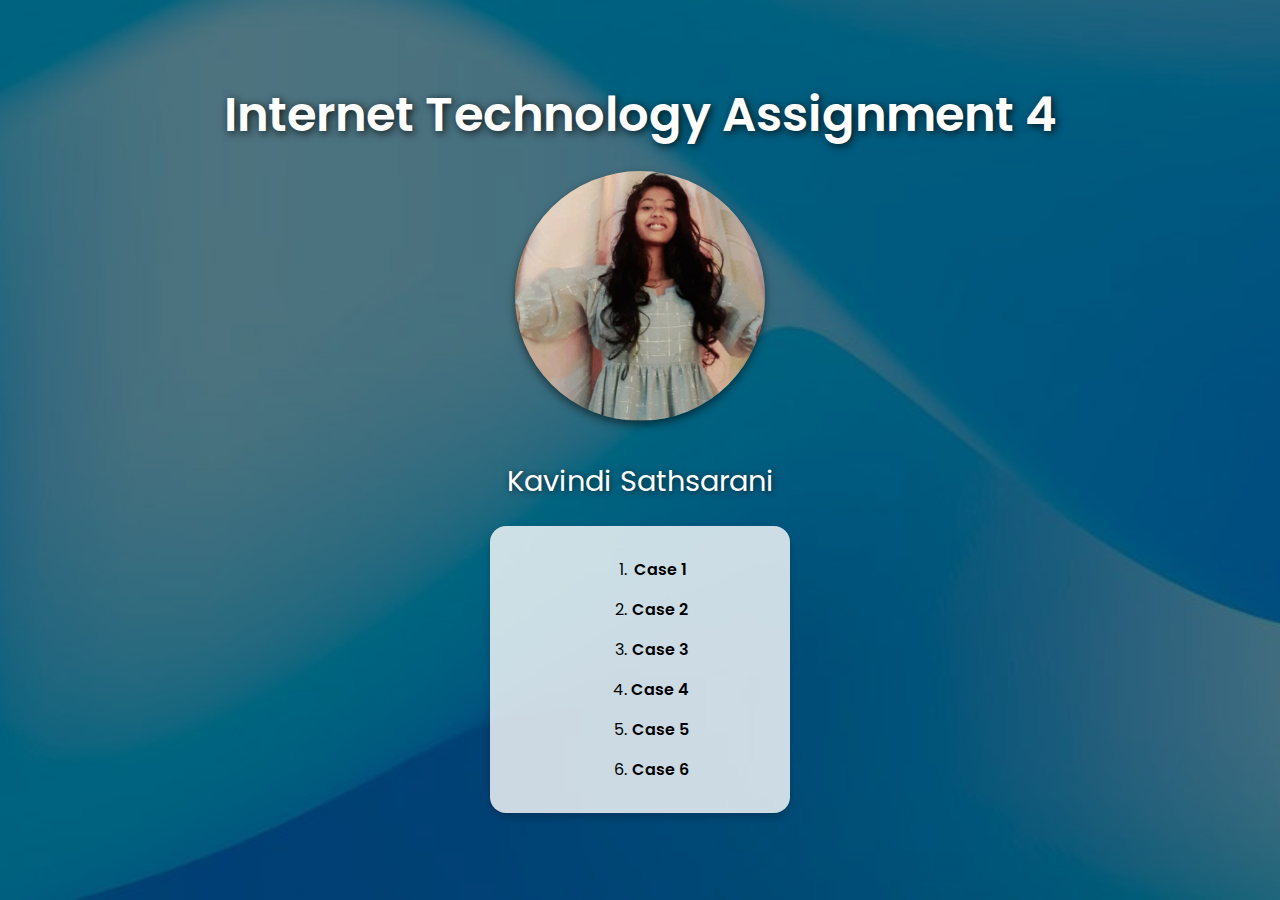
<file: index.html>
<!DOCTYPE html>
<html lang="en">
  <head>
    <meta charset="UTF-8" />
    <meta name="viewport" content="width=device-width, initial-scale=1.0" />
    <title>Welcome</title>
    <link rel="stylesheet" href="/css/index.css" />
    <link
      href="https://fonts.googleapis.com/css2?family=Poppins:wght@300;400;600&display=swap"
      rel="stylesheet"
    />
  </head>
  <body>
    <div class="overlay"></div>
    
      <h1>Internet Technology Assignment 4</h1>
    
    <div class="profile">
      <img
        src="/assests/images/WhatsApp Image 2024-07-12 at 18.37.11 (1).jpeg"
        alt="kavindi's picture"
      />
      <h2>Kavindi Sathsarani</h2>

      <nav class="list">
        <ol>
          <li><a href="/pages/case-1.html" target="_blank">Case 1</a></li>
          <li><a href="/pages/case-2.html" target="_blank">Case 2</a></li>
          <li><a href="/pages/case-3.html" target="_blank">Case 3</a></li>
          <li><a href="/pages/case-4.html" target="_blank">Case 4</a></li>
          <li><a href="/pages/case-5.html" target="_blank">Case 5</a></li>
          <li><a href="/pages/case-6.html" target="_blank">Case 6</a></li>
        </ol>
      </div>
    </section>
  </body>
</html>
</file>
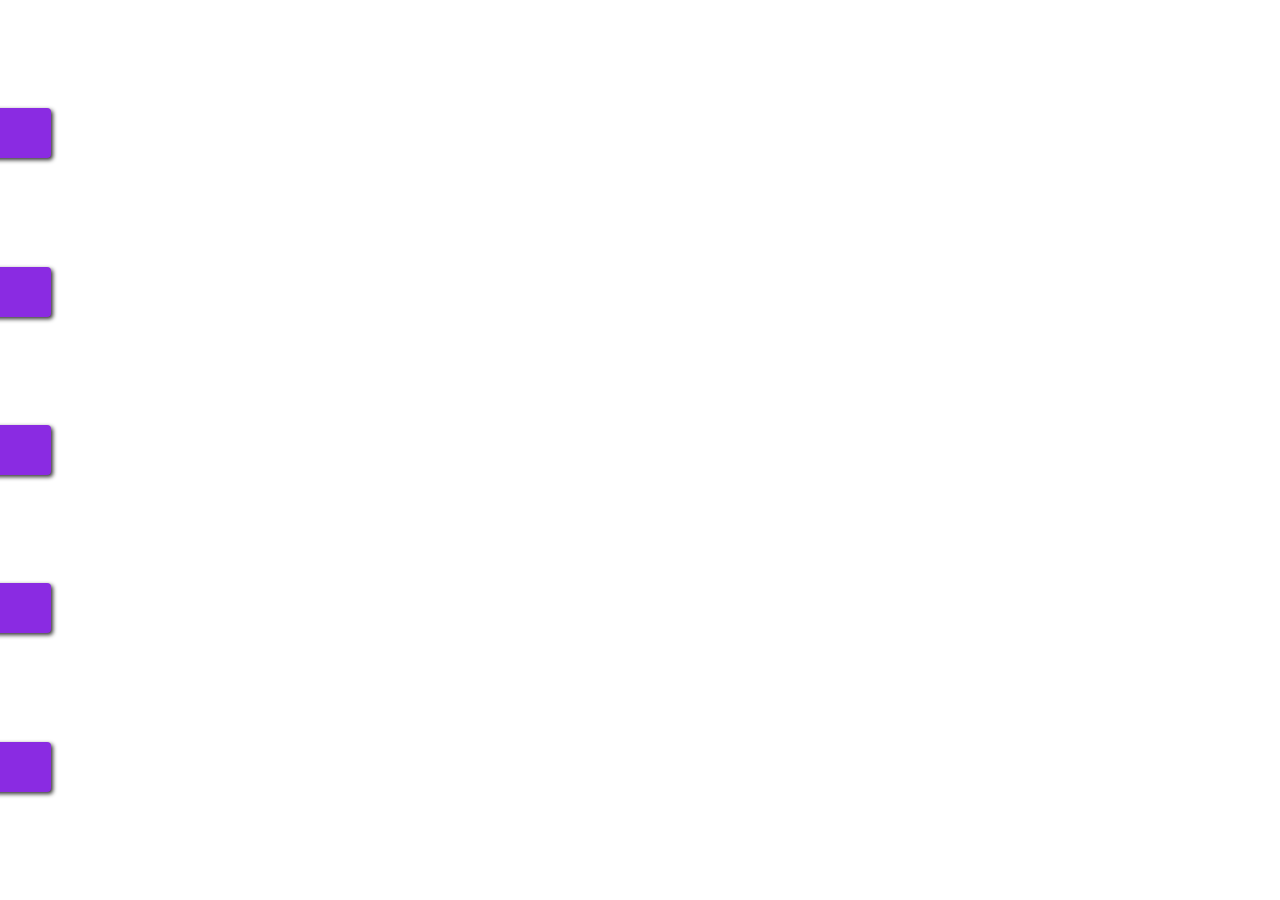
<file: pages/case-1.html>
<!DOCTYPE html>
<html lang="en">
  <head>
    <meta charset="UTF-8" />
    <meta name="viewport" content="width=device-width, initial-scale=1.0" />
    <title>Case-1</title>
    <link
      rel="stylesheet"
      href="https://cdnjs.cloudflare.com/ajax/libs/font-awesome/6.5.1/css/all.min.css"
      integrity="sha512-DTOQO9RWCH3ppGqcWaEA1BIZOC6xxalwEsw9c2QQeAIftl+Vegovlnee1c9QX4TctnWMn13TZye+giMm8e2LwA=="
      crossorigin="anonymous"
      referrerpolicy="no-referrer"
    />

    <link rel="stylesheet" href="/css/case-1.css" />
  </head>
  <body>
    <div>
      <i class="fa-solid fa-address-book fa-2xl"></i>
      <h4>Menu One</h4>
    </div>
    <div>
      <i class="fa-solid fa-truck-medical fa-2xl"></i>
      <h4>Menu Two</h4>
    </div>
    <div>
      <i class="fa-solid fa-book-atlas fa-2xl"></i>
      <h4>Menu Three</h4>
    </div>
    <div>
      <i class="fa-solid fa-layer-group fa-2xl"></i>
      <h4>Menu four</h4>
    </div>
    <div>
      <i class="fa-solid fa-cart-arrow-down fa-2xl"></i>
      <h4>Menu Five</h4>
    </div>
  </body>
</html>
</file>
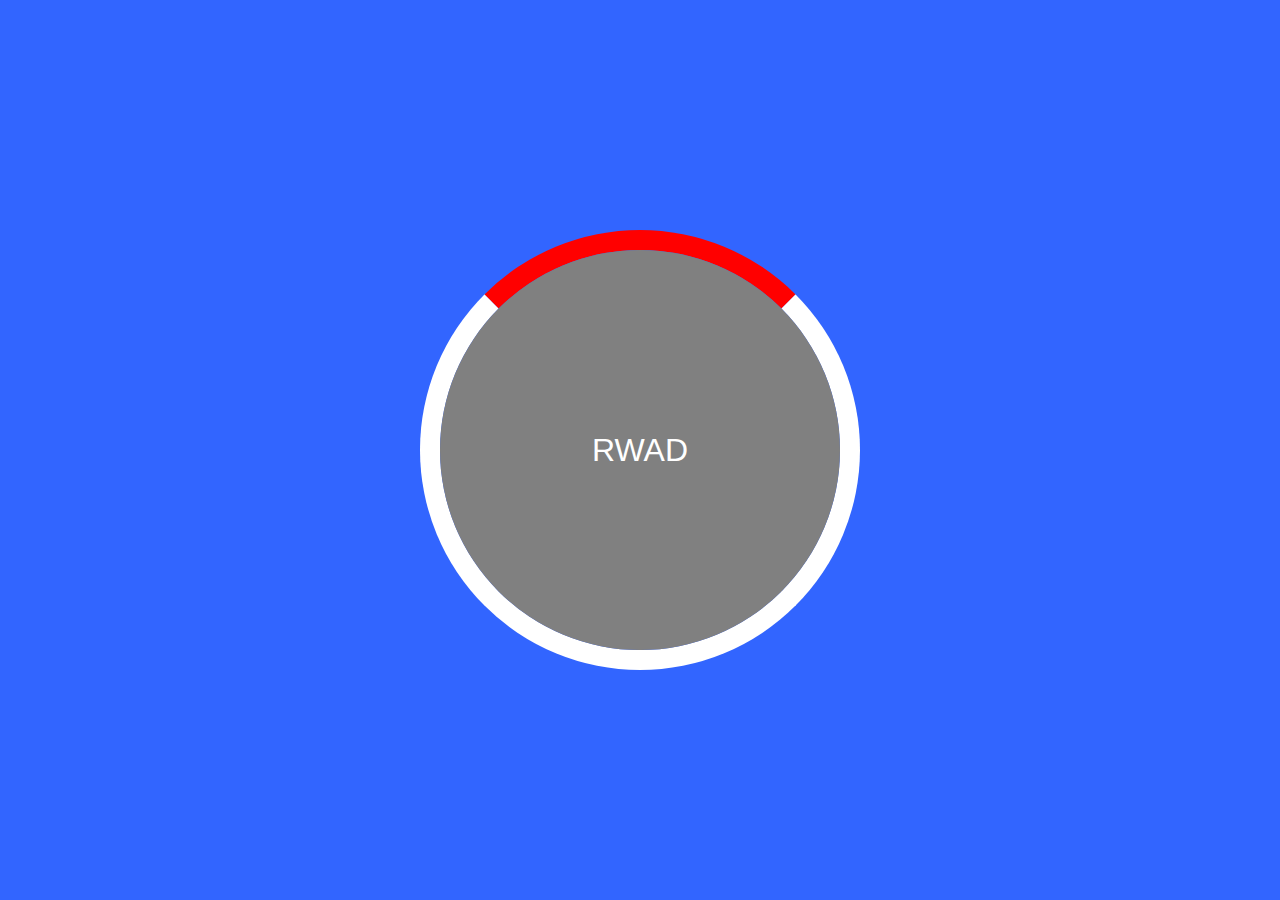
<file: pages/case-2.html>
<!DOCTYPE html>
<html lang="en">
  <head>
    <meta charset="UTF-8" />
    <meta name="viewport" content="width=device-width, initial-scale=1.0" />
    <title>case-2</title>
    <link rel="stylesheet" href="/css/case-2.css" />
  </head>
  <body>
    <!-- <div class="circle"></div> -->
    <!-- if h1 put in the div. the text will also rotate -->
    <!-- <h1>RWAD</h1> -->
    <div class="container">
      <div class="middle-circle"><h1>RWAD</h1></div>
      <div class="border-circle"></div>
    </div>
  </body>
</html>
</file>
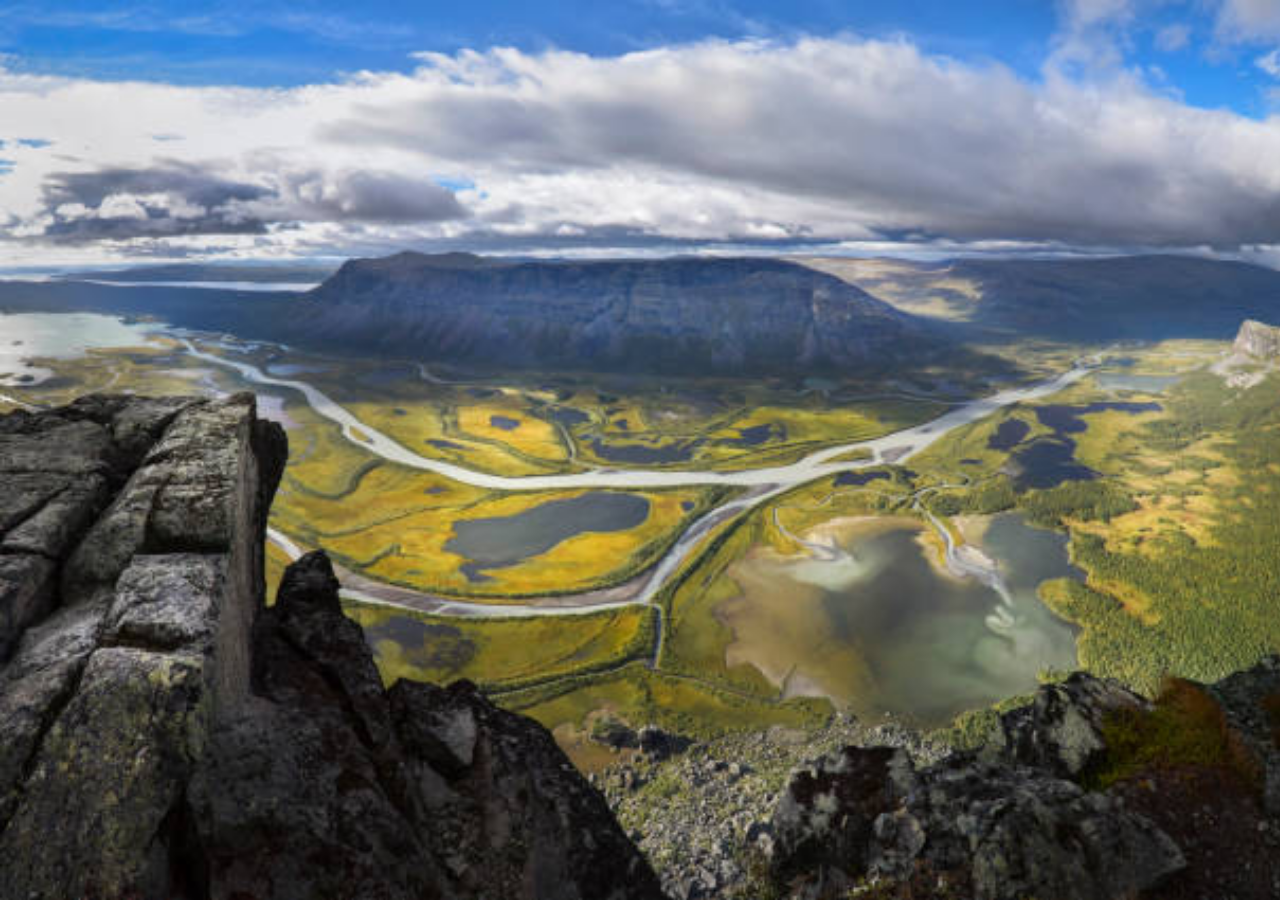
<file: pages/case-5.html>
<!DOCTYPE html>
<html lang="en">
  <head>
    <meta charset="UTF-8" />
    <meta name="viewport" content="width=device-width, initial-scale=1.0" />
    <title>case-5</title>
    <link rel="stylesheet" href="/css/case-5.css" />
  </head>
  <body>
    <div class="container">
      <div class="frame frame1"></div>
      <div class="frame frame2"></div>
      <div class="frame frame3"></div>
      <div class="frame frame4"></div>
    </div>
  </body>
</html>
</file>
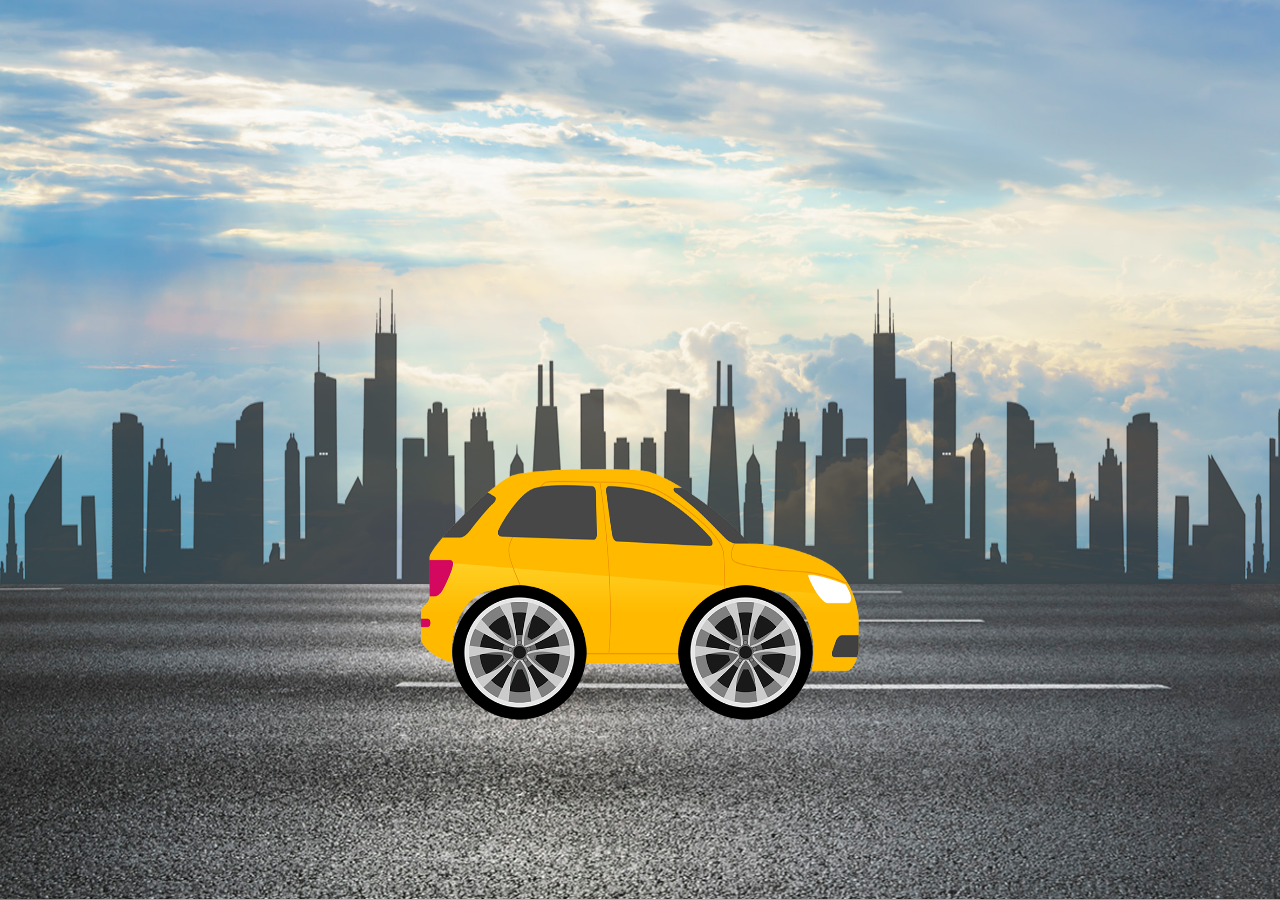
<file: pages/case-6.html>
<!DOCTYPE html>
<html lang="en">
  <head>
    <meta charset="UTF-8" />
    <meta name="viewport" content="width=device-width, initial-scale=1.0" />
    <title>case-6</title>
    <link rel="stylesheet" href="/css/case-6.css" />
  </head>
  <body>
    <div class="sky">
      <div class="earth">
        <div class="city"></div>
        <div class="road"></div>
      </div>
      <div class="vehicle">
        <img class="car" src="/assests/images/car.png" alt="car's-picture" />
        <img
          class="wheel1"
          src="/assests/images/wheel.png"
          alt="wheel1's-picture"
        />
        <img
          class="wheel2"
          src="/assests/images/wheel.png"
          alt="wheel2's-picture"
        />
      </div>
    </div>
  </body>
</html>
</file>
<file: css/index.css>
body {
  margin: 0;
  display: flex;
  flex-direction: column;
  align-items: center;
  font-family: "Poppins", sans-serif;
  height: 100vh;
  justify-content: center;
  position: relative;
  background-image: url("/assests/images/f2ac81f39118c14d68c15fbbd253a40f.jpg");
  background-size: cover;
  background-position: center;
  text-align: center;
  overflow: hidden;
}

/* Overlay for better contrast */
.overlay {
  position: absolute;
  top: 0;
  left: 0;
  width: 100%;
  height: 100%;
  background: rgba(0, 0, 0, 0.5);
  z-index: -1;
}

h1 {
  font-size: 3rem;
  color: white;
  text-shadow: 2px 2px 8px rgba(0, 0, 0, 0.8);
  margin-bottom: 20px;
  font-weight: 600;
}

.profile {
  display: flex;
  flex-direction: column;
  align-items: center;
  margin-bottom: 40px;
}

.profile img {
  width: 250px;
  height: 250px;
  object-fit: cover;
  border-radius: 50%;
  box-shadow: 0 4px 8px rgba(0, 0, 0, 0.5);
  margin-bottom: 15px;
}

.profile h2 {
  font-size: 1.8rem;
  color: #ffffff;
  text-shadow: 1px 1px 6px rgba(0, 0, 0, 0.6);
  font-weight: 400;
}

.list {
  background-color: rgba(255, 255, 255, 0.8);
  border-radius: 16px;
  width: 300px;
  box-shadow: 0 4px 8px rgba(0, 0, 0, 0.2);
  transition: transform 0.3s ease, box-shadow 0.3s ease;
  display: flex;
  flex-direction: column;
  align-items: center;
}

.list:hover {
  transform: scale(1.05);
  box-shadow: 0 8px 16px rgba(0, 0, 0, 0.3);
}

.list li {
  margin: 15px 0;
}

.list a {
  text-decoration: none;
  font-weight: 600;
  color: black;
  border-radius: 12px;
  transition: background-color 0.3s ease, box-shadow 0.3s ease;
}

.list a:hover {
  color: #2980b9;
}

/* Media queries for responsiveness */
@media (max-width: 768px) {
  h1 {
    font-size: 2.5rem;
  }

  .profile img {
    width: 200px;
    height: 200px;
  }

  .list {
    width: 90%;
  }
}
</file>
<file: css/case-1.css>
body {
  margin: 0;
  height: 100vh;
  display: flex;
  flex-direction: column;
  justify-content: space-evenly;
}
div {
  background-color: blueviolet;
  width: 190px;
  height: 50px;
  display: flex;
  justify-content: space-between;
  align-items: center;
  border-radius: 0 4px 4px 0;
  flex-direction: row-reverse;
  padding: 0 8px 0 18px;
  box-shadow: 2px 2px 4px rgb(50, 50, 50);
  transition: transform 1s ease-in-out;
  font-family: system-ui, -apple-system, BlinkMacSystemFont, "Segoe UI", Roboto,
    Oxygen, Ubuntu, Cantarell, "Open Sans", "Helvetica Neue", sans-serif;
  color: white;
  transform: translateX(-165px);
}

div:hover {
  transform: translateX(-10px);
}
</file>
<file: css/case-2.css>
body {
  margin: 0px;
  width: 100%;
  height: 100vh;
  font-family: sans-serif;
  background-color: rgb(50, 101, 255);
}

.container {
  position: absolute;
  display: flex;
  justify-content: center;
  align-items: center;
  cursor: pointer;
  border-radius: 50%;
  top: 50%;
  left: 50%;
  transform: translate(-50%, -50%);
}

.middle-circle {
  position: absolute;
  top: 50%;
  left: 50%;
  transform: translate(-50%, -50%);
  background-color: gray;
  width: 400px;
  height: 400px;
  border-radius: 50%;
  /* z-index: 1; */
}

.border-circle {
  width: 400px;
  height: 400px;
  border-radius: 50%;
  border: 20px solid white;
  border-top-color: red;
}

.middle-circle > h1 {
  margin: 0px;
  color: white;
  font-size: xx-large;
  font-weight: 500;
  position: absolute;
  left: 50%;
  top: 50%;
  transform: translate(-50%, -50%);
}

.container:hover .border-circle {
  animation: rotate 1s ease-in-out;
}

@keyframes rotate {
  0% {
    transform: rotate(0deg);
  }

  100% {
    transform: rotate(360deg);
  }
}
</file>
<file: css/case-5.css>
body {
  margin: 0;
  width: 400%;
  height: 100vh;
  overflow: hidden;
}

.container {
  width: 100%;
  height: 100%;
  display: flex;
  flex-direction: row;
  animation: slide 20s ease infinite;
}

.frame {
  width: 25%;
  height: 100%;
  background-size: cover;
}

.frame1 {
  background-image: url(/assests/images/istockphoto-645701346-612x612.jpg);
}

.frame2 {
  background-image: url(/assests/images/hummingbird.jpg);
}

.frame3 {
  background-image: url(/assests/images/kwl8d7.jpg);
}

.frame4 {
  background-image: url(/assests/images/HD-wallpaper-minimal-whale-digital-art-design-animal.jpg);
}

/* Frame 1 (0% - 8%): Displayed for 1.6 seconds.
Frame 2 (16% - 25%): Displayed for 1.8 seconds.
Frame 3 (33% - 41%): Displayed for 1.6 seconds.
Frame 4 (50% - 58%): Displayed for 1.6 seconds.
Frame 3 (66% - 75%): Displayed again for 1.8 seconds.
Frame 2 (83% - 91%): Displayed again for 1.8 seconds. */

@keyframes slide {
  0%,
  100% {
    transform: translateX(0%);
  }

  8% {
    transform: translateX(0%);
    /* 0.08 * 20 = 1.6 seconds.Total second is 20s. (8/100)*20 */
    /* For the first 1.6 seconds, the first image is displayed without moving. */
  }

  16% {
    transform: translateX(-25%);
    /* 0.16 * 20 = 3.2 seconds. */
    /* the second image slides into view */
  }

  25% {
    transform: translateX(-25%);
    /* 0.25 * 20 = 5 seconds.
    The second image remains visible from 3.2 seconds to 5 seconds. */
  }

  33% {
    transform: translateX(-50%);
    /* The third image slides into view at 33% */
    /*0.33 * 20 = 6.6 seconds.  */
  }

  41% {
    transform: translateX(-50%);
    /* The third image stays visible until 41% */
    /* 0.41 * 20 = 8.2 seconds. */
  }

  50% {
    transform: translateX(-75%);
    /* The fourth image slides into view at 50%:
     0.50 * 20 = 10 seconds. */
  }

  58% {
    transform: translateX(-75%);
    /* The fourth image remains in place until 58%:
       0.58 * 20 = 11.6 seconds. */
  }

  66% {
    transform: translateX(-50%);
    /* The carousel moves back to the third image at 66%:
       0.66 * 20 = 13.2 seconds. */
  }

  75% {
    transform: translateX(-50%);
    /*  The third image stays visible until 75%:
        0.75 * 20 = 15 seconds. */
  }

  83% {
    transform: translateX(-25%);
    /* The carousel slides back to the second image at 83%:
       0.83 * 20 = 16.6 seconds. */
  }

  91% {
    transform: translateX(-25%);
    /* The second image remains visible until 91%:
       0.91 * 20 = 18.2 seconds. */
  }
}
</file>
<file: css/case-6.css>
body {
  margin: 0;
  overflow: hidden;
}
.sky {
  height: 100vh;
  background-image: url(/assests/images/sky.jpg);
  background-size: cover;
}
.earth {
  position: absolute;
  bottom: 0;
  left: 0;
  width: 1000%;
  height: 70%;
  animation: forward 8s cubic-bezier(0.075, 0.82, 0.165, 1) 0s infinite;
}
.city,
.road {
  width: 100%;
  height: 50%;
  background-repeat: repeat-x;
}
.city {
  margin-bottom: -1px;
  background-size: 1416px 100%;
  background-image: url(/assests/images/city.png);
}
.road {
  background-size: 5136px 100%;
  background-image: url(/assests/images/road.jpg);
}

.vehicle {
  position: fixed;
  top: 65%;
  left: 50%;
  transform: translate(-50%, -50%);
  width: 450px;
  height: 30%;
}

.car {
  width: 100%;
  height: 100%;
}
.wheel1,
.wheel2 {
  position: absolute;
  height: 50%;
  animation: drive 8s ease-in-out 1s infinite;
}
.wheel1 {
  bottom: 0;
  left: 37px;
}
.wheel2 {
  bottom: 0;
  right: 52px;
}

@keyframes forward {
  0% {
    transform: translateX(0);
  }
  100% {
    transform: translateX(-90%);
  }
}

@keyframes drive {
  0% {
    transform: rotate(0deg);
  }
  30% {
    transform: rotate(-360deg);
  }
  100% {
    transform: rotate(0deg);
  }
}
</file>
